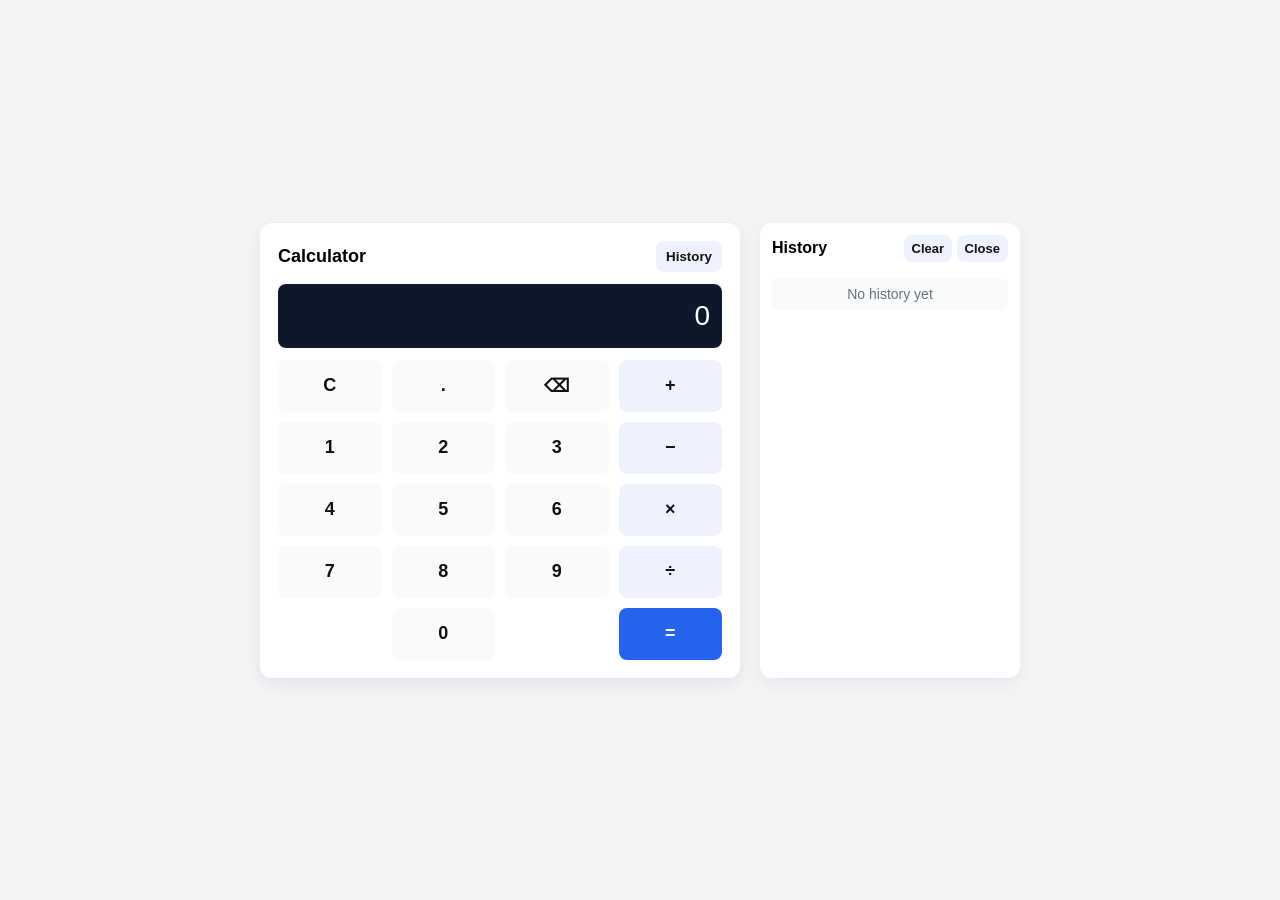
<file: basic-calculator-project/index.html>
<!doctype html>
<html lang="en">
<head>
  <meta charset="utf-8" />
  <meta name="viewport" content="width=device-width,initial-scale=1" />
  <title>Simple Calculator</title>
  <link rel="stylesheet" href="assets/styles/app.css">
</head>
<body>
  <main class="calculator-app">
    <section class="calculator">
      <header class="calc-header">
        <h1>Calculator</h1>
        <button id="toggle-history" class="btn">History</button>
      </header>

      <div class="display" id="display">0</div>

      <div class="keys">
        <button class="btn" data-action="clear">C</button>
        <button class="btn" data-value=".">.</button>
        <button class="btn" data-action="delete">⌫</button>
        <button class="btn" data-value="+">+</button>

        <button class="btn" data-value="1">1</button>
        <button class="btn" data-value="2">2</button>
        <button class="btn" data-value="3">3</button>
        <button class="btn" data-value="-">−</button>

        <button class="btn" data-value="4">4</button>
        <button class="btn" data-value="5">5</button>
        <button class="btn" data-value="6">6</button>
        <button class="btn" data-value="*">×</button>

        <button class="btn" data-value="7">7</button>
        <button class="btn" data-value="8">8</button>
        <button class="btn" data-value="9">9</button>
        <button class="btn" data-value="/">÷</button>

        <button class="btn placeholder" disabled></button>
        <button class="btn" data-value="0">0</button>
        <button class="btn placeholder" disabled></button>
        <button class="btn" data-action="equals">=</button>
      </div>
    </section>

    <aside class="history" id="history">
      <header>
        <h2>History</h2>
        <div class="history-controls">
          <button id="clear-history" class="btn small">Clear</button>
          <button id="close-history" class="btn small">Close</button>
        </div>
      </header>
      <ul id="history-list"></ul>
    </aside>
  </main>

  <script src="assets/scripts/app.js"></script>
</body>
</html>
</file>
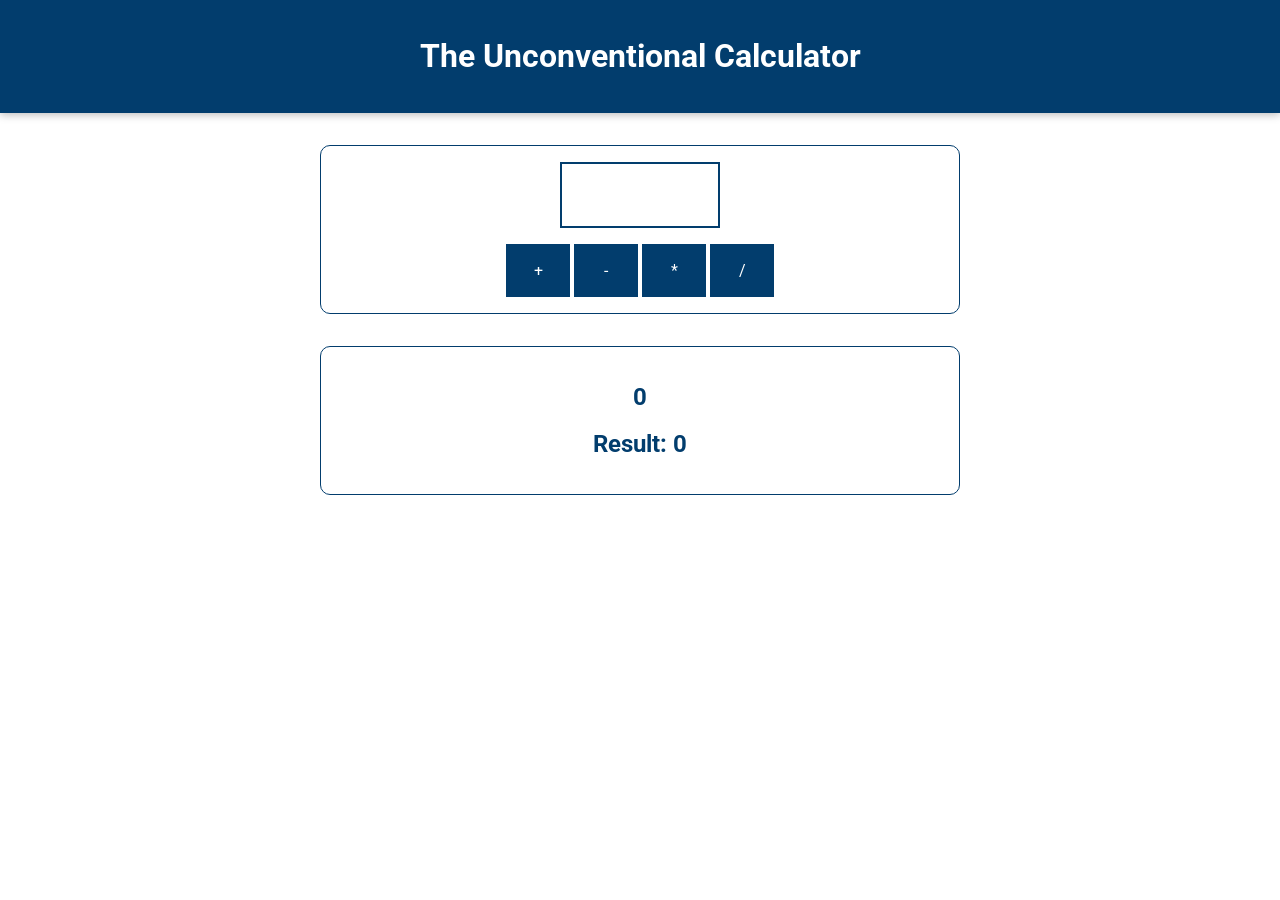
<file: basics-starting-project/basics-02-starting-project/index.html>
<!DOCTYPE html>
<html lang="en">
  <head>
    <meta charset="UTF-8" />
    <meta name="viewport" content="width=device-width, initial-scale=1.0" />
    <meta http-equiv="X-UA-Compatible" content="ie=edge" />
    <title>Basics</title>
    <link
      href="https://fonts.googleapis.com/css?family=Roboto:400,700&display=swap"
      rel="stylesheet"
    />
    <link rel="stylesheet" href="assets/styles/app.css" />
  </head>
  <body>
    <header>
      <h1>The Unconventional Calculator</h1>
    </header>

    <section id="calculator">
      <input type="number" id="input-number" />
      <div id="calc-actions">
        <button type="button" id="btn-add">+</button>
        <button type="button" id="btn-subtract">-</button>
        <button type="button" id="btn-multiply">*</button>
        <button type="button" id="btn-divide">/</button>
      </div>
    </section>
    <section id="results">
      <h2 id="current-calculation">0</h2>
      <h2>Result: <span id="current-result">0</span></h2>
    </section>
    <script src="assets/scripts/vendor.js"></script>
    <script src="assets/scripts/app.js"></script>
  </body>
</html>
</file>
<file: basic-calculator-project/assets/styles/app.css>
:root{
  --bg:#f3f4f6;
  --panel:#ffffff;
  --accent:#2563eb;
  --muted:#6b7280;
}
*{box-sizing:border-box}
body{font-family:Segoe UI,Roboto,Helvetica,Arial,sans-serif;background:var(--bg);margin:0;display:flex;align-items:center;justify-content:center;height:100vh}
.calculator-app{display:flex;gap:20px;width:760px;max-width:95%}
.calculator{background:var(--panel);padding:18px;border-radius:12px;box-shadow:0 6px 18px rgba(15,23,42,0.08);flex:1}
.calc-header{display:flex;justify-content:space-between;align-items:center;margin-bottom:12px}
.calc-header h1{font-size:18px;margin:0}
.btn{background:#eef2ff;border:0;padding:8px 10px;border-radius:8px;cursor:pointer;color:#111;font-weight:600}
.btn.small{padding:6px 8px;font-size:13px}
.btn.wide{width:100%}
.display{height:64px;background:#0f172a;color:#fff;border-radius:8px;padding:12px;font-size:28px;display:flex;align-items:center;justify-content:flex-end;margin-bottom:12px;overflow:hidden}
.keys{display:grid;grid-template-columns:repeat(4,1fr);gap:10px}
.keys .btn{height:52px;font-size:18px;background:#f8fafc}
.keys .btn[data-action="equals"]{background:var(--accent);color:#fff}
.btn.placeholder{background:transparent;border:0;cursor:default}
.keys .btn[data-value="*"], .keys .btn[data-value="+"], .keys .btn[data-value="-"], .keys .btn[data-value="/"]{background:#eef2ff}

.history{width:260px;background:var(--panel);border-radius:12px;padding:12px;box-shadow:0 6px 18px rgba(15,23,42,0.06);display:flex;flex-direction:column}
.history header{display:flex;justify-content:space-between;align-items:center}
.history h2{font-size:16px;margin:0}
#history-list{list-style:none;padding:8px 0;margin:8px 0;overflow:auto;flex:1}
#history-list li{padding:8px;border-radius:8px;background:#f8fafc;margin-bottom:8px;font-size:14px;color:var(--muted);display:flex;justify-content:space-between}
.history.hide{display:none}

@media (max-width:720px){
  .calculator-app{flex-direction:column;align-items:stretch}
  .history{width:100%}
}
</file>
<file: basics-starting-project/basics-02-starting-project/assets/styles/app.css>
* {
  box-sizing: border-box;
}

html {
  font-family: 'Roboto', open-sans;
}

body {
  margin: 0;
}

header {
  background: #023d6d;
  color: white;
  padding: 1rem;
  text-align: center;
  box-shadow: 0 2px 8px rgba(0, 0, 0, 0.26);
  width: 100%;
}

#results,
#calculator {
  margin: 2rem auto;
  width: 40rem;
  max-width: 90%;
  border: 1px solid #023d6d;
  border-radius: 10px;
  padding: 1rem;
  color: #023d6d;
}

#results {
  text-align: center;
}

#calculator input {
  font: inherit;
  font-size: 3rem;
  border: 2px solid #023d6d;
  width: 10rem;
  padding: 0.15rem;
  margin: auto;
  display: block;
  color: #023d6d;
  text-align: center;
}

#calculator input:focus {
  outline: none;
}

#calculator button {
  font: inherit;
  background: #023d6d;
  color: white;
  border: 1px solid #023d6d;
  padding: 1rem;
  cursor: pointer;
}

#calculator button:focus {
  outline: none;
}

#calculator button:hover,
#calculator button:active {
  background: #084f88;
  border-color: #084f88;
}

#calc-actions button {
  width: 4rem;
}

#calc-actions {
  margin-top: 1rem;
  text-align: center;
}
</file>
